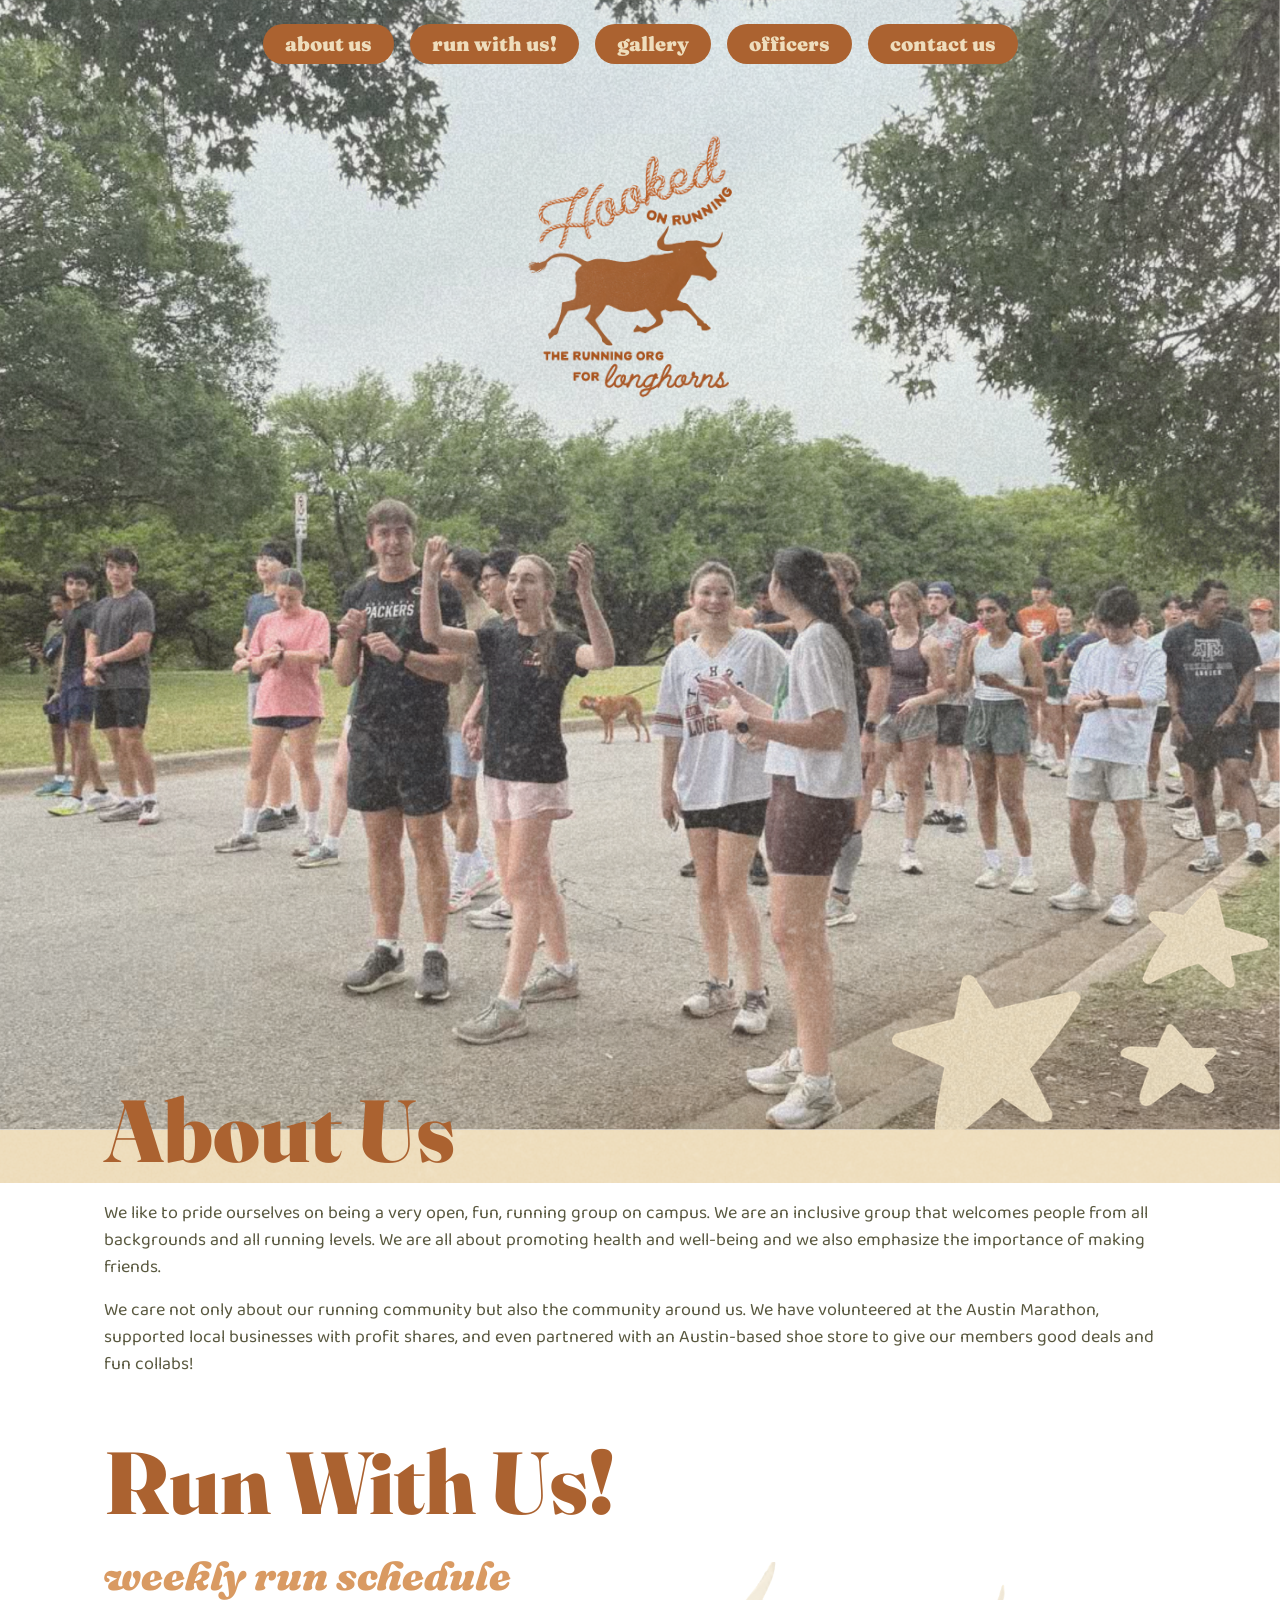
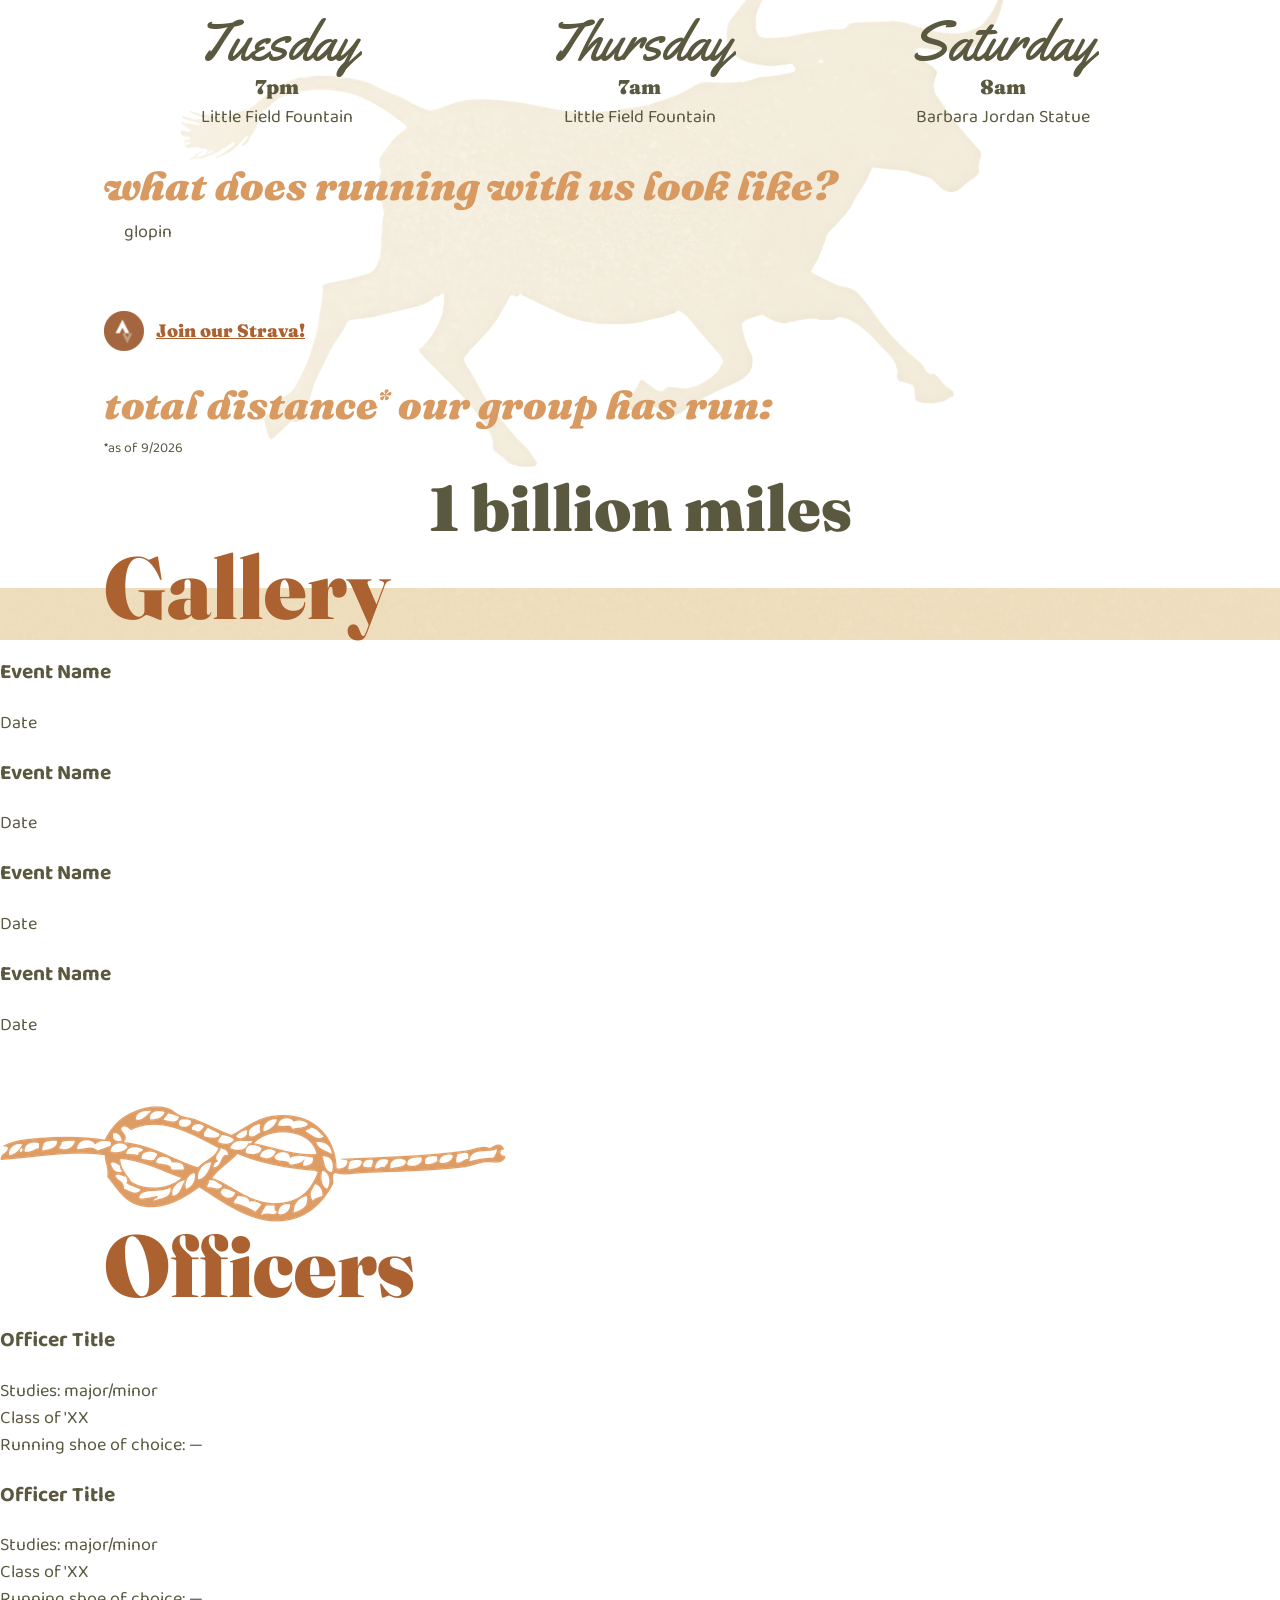
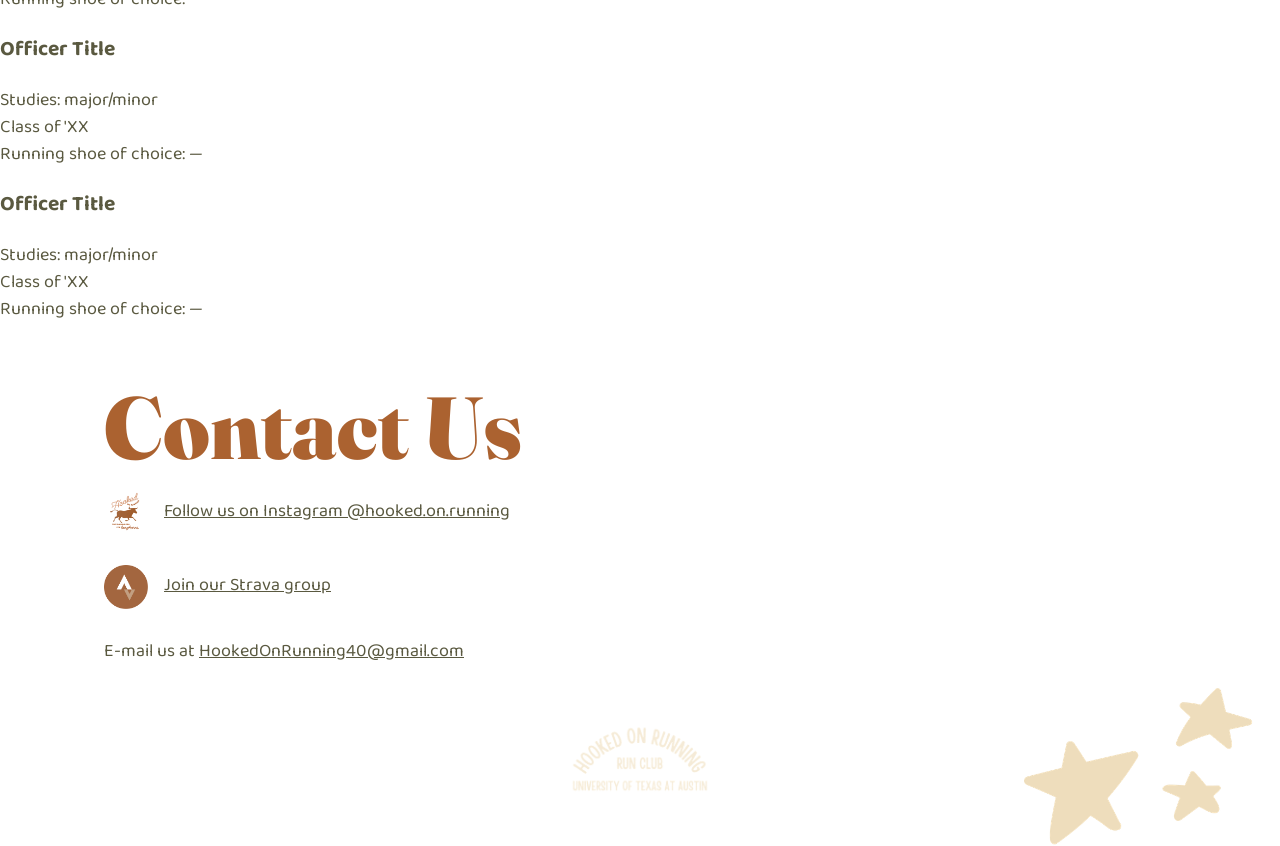
<file: index.html>
<html lang="en">

<head>
    <meta charset="utf-8">
    <meta name="viewport" content="width=device-width, initial-scale=1">
    <title>Hooked on Running</title>
    <link rel="preconnect" href="https://fonts.googleapis.com">
    <link rel="preconnect" href="https://fonts.gstatic.com" crossorigin>
    <link
        href="https://fonts.googleapis.com/css2?family=Fraunces:ital,opsz,wght,SOFT,WONK@0,9..144,900,100,1;1,9..144,900,100,1&family=Baloo+Bhaijaan+2:wght@400;700&family=Yellowtail&display=swap"
        rel="stylesheet">
    <link rel="stylesheet" href="style.css">
</head>

<body>

    <header class="hero">
        <nav class="nav" aria-label="Sections">
            <a class="pill" href="#about">about us</a>
            <a class="pill" href="#run">run with us!</a>
            <a class="pill" href="#gallery">gallery</a>
            <a class="pill" href="#officers">officers</a>
            <a class="pill" href="#contact">contact us</a>
        </nav>
    </header>

    <main>

        <section id="about" class="section section--banded">
            <div class="wrap">
                <h2 class="title">About Us</h2>
                <p>We like to pride ourselves on being a very open, fun, running group on campus. We are an inclusive
                    group that welcomes people from all backgrounds and all running levels. We are all about promoting
                    health and well-being and we also emphasize the importance of making friends.</p>
                <p>We care not only about our running community but also the community around us. We have volunteered at
                    the Austin Marathon, supported local businesses with profit shares, and even partnered with an
                    Austin-based shoe store to give our members good deals and fun collabs!</p>
            </div>
        </section>

        <section id="run" class="section section--longhorn">
            <div class="wrap">
                <h2 class="title">Run With Us!</h2>
                <h3 class="subtitle">weekly run schedule</h3>

                <ul class="schedule">
                    <li>
                        <span class="schedule-day">Tuesday</span>
                        <span class="schedule-time">7pm</span>
                        <span class="schedule-place">Little Field Fountain</span>
                    </li>
                    <li>
                        <span class="schedule-day">Thursday</span>
                        <span class="schedule-time">7am</span>
                        <span class="schedule-place">Little Field Fountain</span>
                    </li>
                    <li>
                        <span class="schedule-day">Saturday</span>
                        <span class="schedule-time">8am</span>
                        <span class="schedule-place">Barbara Jordan Statue</span>
                    </li>
                </ul>

                <h3 class="subtitle">what does running with us look like?</h3>
                <ul class="plain">
                    glopin
                </ul>

                <a class="strava" href="#">
                    <img src="assets/strava.png" alt="">
                    Join our Strava!
                </a>

                <h3 class="subtitle">total distance<sup>*</sup> our group has run:</h3>
                <p class="footnote">*as of 9/2026</p>
                <p class="stat">1 billion miles</p>
            </div>
        </section>

        <section id="gallery" class="section section--banded section--band-tall">
            <div class="wrap">
                <h2 class="title">Gallery</h2>
            </div>
            <div class="rail">
                <article class="card">
                    <div class="card-photo"></div>
                    <h3 class="card-name">Event Name</h3>
                    <p class="card-meta">Date</p>
                </article>
                <article class="card">
                    <div class="card-photo"></div>
                    <h3 class="card-name">Event Name</h3>
                    <p class="card-meta">Date</p>
                </article>
                <article class="card">
                    <div class="card-photo"></div>
                    <h3 class="card-name">Event Name</h3>
                    <p class="card-meta">Date</p>
                </article>
                <article class="card">
                    <div class="card-photo"></div>
                    <h3 class="card-name">Event Name</h3>
                    <p class="card-meta">Date</p>
                </article>
            </div>
        </section>

        <div class="knot" aria-hidden="true"><img src="assets/knot.png" alt=""></div>

        <section id="officers" class="section">
            <div class="wrap">
                <h2 class="title">Officers</h2>
            </div>
            <div class="rail">
                <article class="card card--officer">
                    <h3 class="card-name">Officer Title</h3>
                    <div class="card-photo"></div>
                    <p class="card-meta">Studies: major/minor<br>Class of 'XX<br>Running shoe of choice: —</p>
                </article>
                <article class="card card--officer">
                    <h3 class="card-name">Officer Title</h3>
                    <div class="card-photo"></div>
                    <p class="card-meta">Studies: major/minor<br>Class of 'XX<br>Running shoe of choice: —</p>
                </article>
                <article class="card card--officer">
                    <h3 class="card-name">Officer Title</h3>
                    <div class="card-photo"></div>
                    <p class="card-meta">Studies: major/minor<br>Class of 'XX<br>Running shoe of choice: —</p>
                </article>
                <article class="card card--officer">
                    <h3 class="card-name">Officer Title</h3>
                    <div class="card-photo"></div>
                    <p class="card-meta">Studies: major/minor<br>Class of 'XX<br>Running shoe of choice: —</p>
                </article>
            </div>
        </section>

        <section id="contact" class="section">
            <div class="wrap">
                <h2 class="title">Contact Us</h2>
                <ul class="links">
                    <li><a href="https://instagram.com/hooked.on.running"><img src="assets/logo.png" alt="">Follow
                            us on Instagram @hooked.on.running</a></li>
                    <li><a href="#"><img src="assets/strava.png" alt="">Join our Strava group</a></li>
                    <li>E-mail us at <a href="mailto:HookedOnRunning40@gmail.com">HookedOnRunning40@gmail.com</a></li>
                </ul>
                <img class="footer-mark" src="assets/logo-round.png"
                    alt="Hooked on Running Run Club, University of Texas at Austin">
            </div>
            <img class="stars" src="assets/stars.png" alt="stars">
        </section>

    </main>
</body>

</html>
</file>
<file: style.css>
/* tokens */
:root {
    --paper: white;
    --cream: #eeddbc;
    --rust: #ab6230;
    --apricot: #d99a62;
    --olive: #5a5940;
    --display: 'Fraunces', serif;
    --script: 'Yellowtail', cursive;
    --body: 'Baloo Bhaijaan 2', sans-serif;
    --grain: url('assets/grain.png') center / cover no-repeat;
    --gutter: clamp(1rem, 4vw, 2.5rem);
    --title-size: clamp(3rem, 9vw, 5.5rem);
    --band: calc(var(--title-size) * 0.6);
    /* band tracks the title */
}

/* base */
* {
    box-sizing: border-box;
}

html {
    scroll-behavior: smooth;
}

body {
    margin: 0;
    font-family: var(--body);
    font-size: 1.125rem;
    line-height: 1.5;
    color: var(--olive);
    background: var(--paper);
}

img {
    display: block;
    max-width: 100%;
    height: auto;
}

p {
    margin: 0 0 1rem;
}

a {
    color: inherit;
}

.wrap {
    position: relative;
    /* paints above the section's ::before */
    max-width: 72rem;
    margin-inline: auto;
    padding-inline: var(--gutter);
}

/* hero */
.hero {
    position: relative;
    width: 100%;
    aspect-ratio: 2350 / 2075;
    overflow-x: hidden;
    background:
        url('assets/logo.png') no-repeat 50% 15% / 24%,
        var(--grain),
        linear-gradient(rgb(238 221 188 / 0.2), rgb(238 221 188 / 0.2)),
        url('assets/stars.png') no-repeat 104% 102% / 33%,
        url('assets/hero.png') no-repeat 50% 100% / cover;
}

.nav {
    position: absolute;
    top: 0;
    left: 0;
    right: 0;
    display: flex;
    flex-wrap: wrap;
    gap: 1rem;
    max-width: 72rem;
    margin-inline: auto;
    padding-inline: var(--gutter);
    padding-block: 1.5rem;
    justify-content: center;
}

.pill {
    flex: 0 1 auto;
    padding: 0.45em 1.1em;
    border-radius: 999px;
    background: var(--rust);
    color: var(--cream);
    text-decoration: none;
    text-align: center;
    white-space: nowrap;
    font-family: var(--display);
    font-weight: 900;
    font-size: 1.25rem;
    line-height: 1.1;
}

/* sections */
.section {
    position: relative;
    display: flow-root;
    padding-block: 0 3rem;
    background: var(--grain), var(--paper);
    background-blend-mode: soft-light;
}

.section--banded {
    scroll-margin-top: 3rem;
}

.section--banded::before {
    content: '';
    position: absolute;
    top: 0;
    left: 0;
    right: 0;
    height: var(--band);
    background: var(--grain), var(--cream);
    background-blend-mode: soft-light;
}

.section--banded .title {
    margin-top: -0.45em;
    /* centered on the hero/band seam */
    margin-bottom: 0.35em;
    /* clears the bottom of the band */
}

.section--longhorn::before {
    content: '';
    position: absolute;
    inset: 0;
    background: url('assets/longhorn.png') no-repeat center / contain;
    mix-blend-mode: multiply;
}

/* type */
.title {
    font-family: var(--display);
    font-weight: 900;
    font-size: var(--title-size);
    line-height: 0.9;
    color: var(--rust);
    margin: 0 0 0.5rem;
}

.subtitle {
    font-family: var(--display);
    font-style: italic;
    font-weight: 900;
    font-size: clamp(1.5rem, 4vw, 2.5rem);
    line-height: 1.1;
    color: var(--apricot);
    margin: 2rem 0 0.75rem;
}

.subtitle sup {
    font-size: 0.5em;
}

.plain {
    margin: 0 0 1rem;
    padding-left: 1.25rem;
}

.footnote {
    font-size: 0.875rem;
    margin: 0;
}

/* run */
.schedule {
    list-style: none;
    margin: 1rem 0 0;
    padding: 0;
    display: grid;
    grid-template-columns: repeat(3, 1fr);
    gap: 1rem;
    text-align: center;
}

.schedule li {
    display: grid;
    gap: 0.15rem;
}

.schedule-day {
    font-family: var(--script);
    font-size: clamp(2.25rem, 6vw, 3.5rem);
    line-height: 1;
}

.schedule-time {
    font-family: var(--display);
    font-weight: 900;
    font-size: 1.25rem;
}

.strava {
    display: inline-flex;
    align-items: center;
    gap: 0.75rem;
    margin-top: 3rem;
    font-family: var(--display);
    font-weight: 900;
    color: var(--rust);
}

.strava img {
    width: 2.5rem;
    height: 2.5rem;
}

.stat {
    font-family: var(--display);
    font-weight: 900;
    font-size: clamp(2.5rem, 7vw, 4rem);
    line-height: 1;
    text-align: center;
    margin: 1rem 0 0;
}

/* contact */
.links {
    list-style: none;
    margin: 1.5rem 0 0;
    padding: 0;
    display: grid;
    gap: 1.25rem;
}

.links a {
    display: inline-flex;
    align-items: center;
    gap: 1rem;
}

.links img {
    width: 2.75rem;
    height: 2.75rem;
}

.footer-mark {
    width: 10rem;
    margin: 3rem auto 0;
    opacity: 0.6;
}

.stars {
    position: absolute;
    right: 0;
    bottom: 0;
    width: clamp(10rem, 20vw, 18rem);
}

/* motion */
@media (prefers-reduced-motion: reduce) {
    html {
        scroll-behavior: auto;
    }
}

@media (max-width: 900px) {
    .nav {
        flex-direction: column;
        align-items: flex-start;
        gap: 0.5rem;
    }

    .pill {
        flex: 0 0 auto;
    }

    .schedule {
        grid-template-columns: 1fr;
        gap: 1.5rem;
    }
}
</file>
